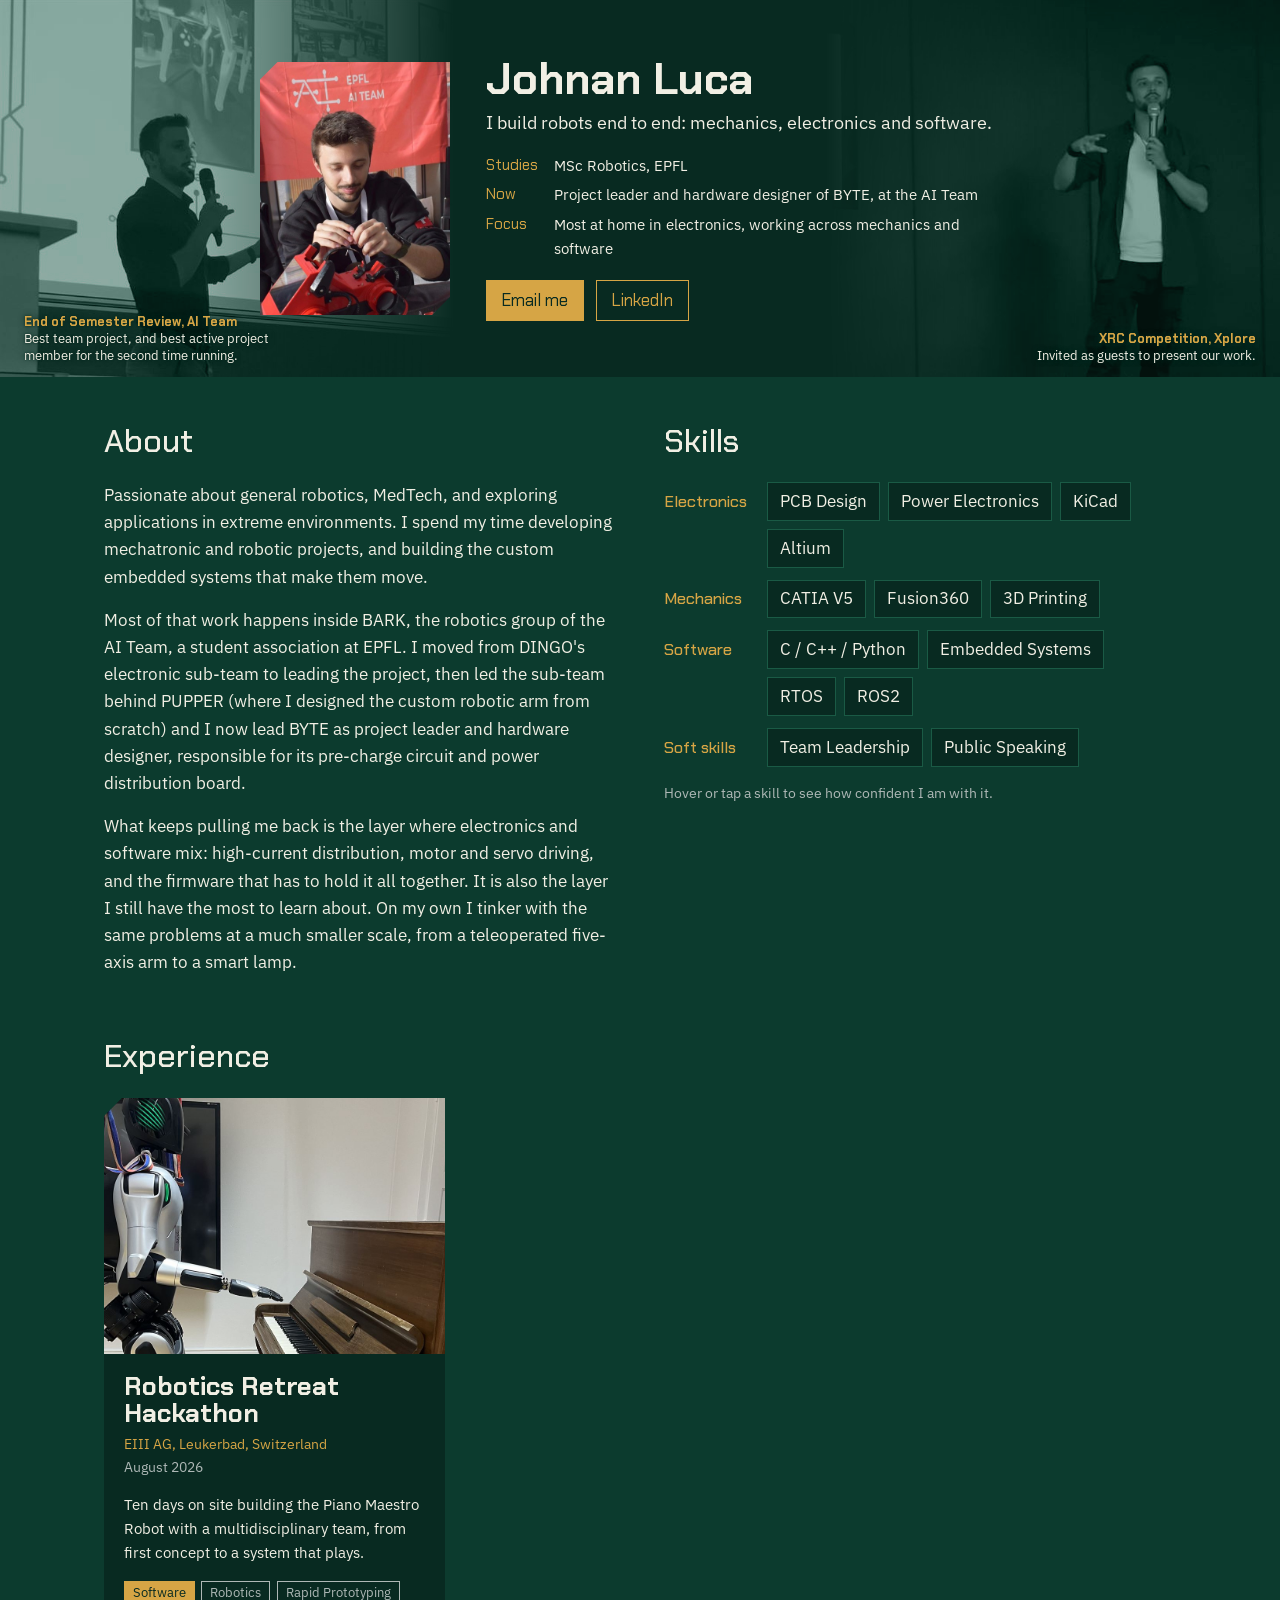
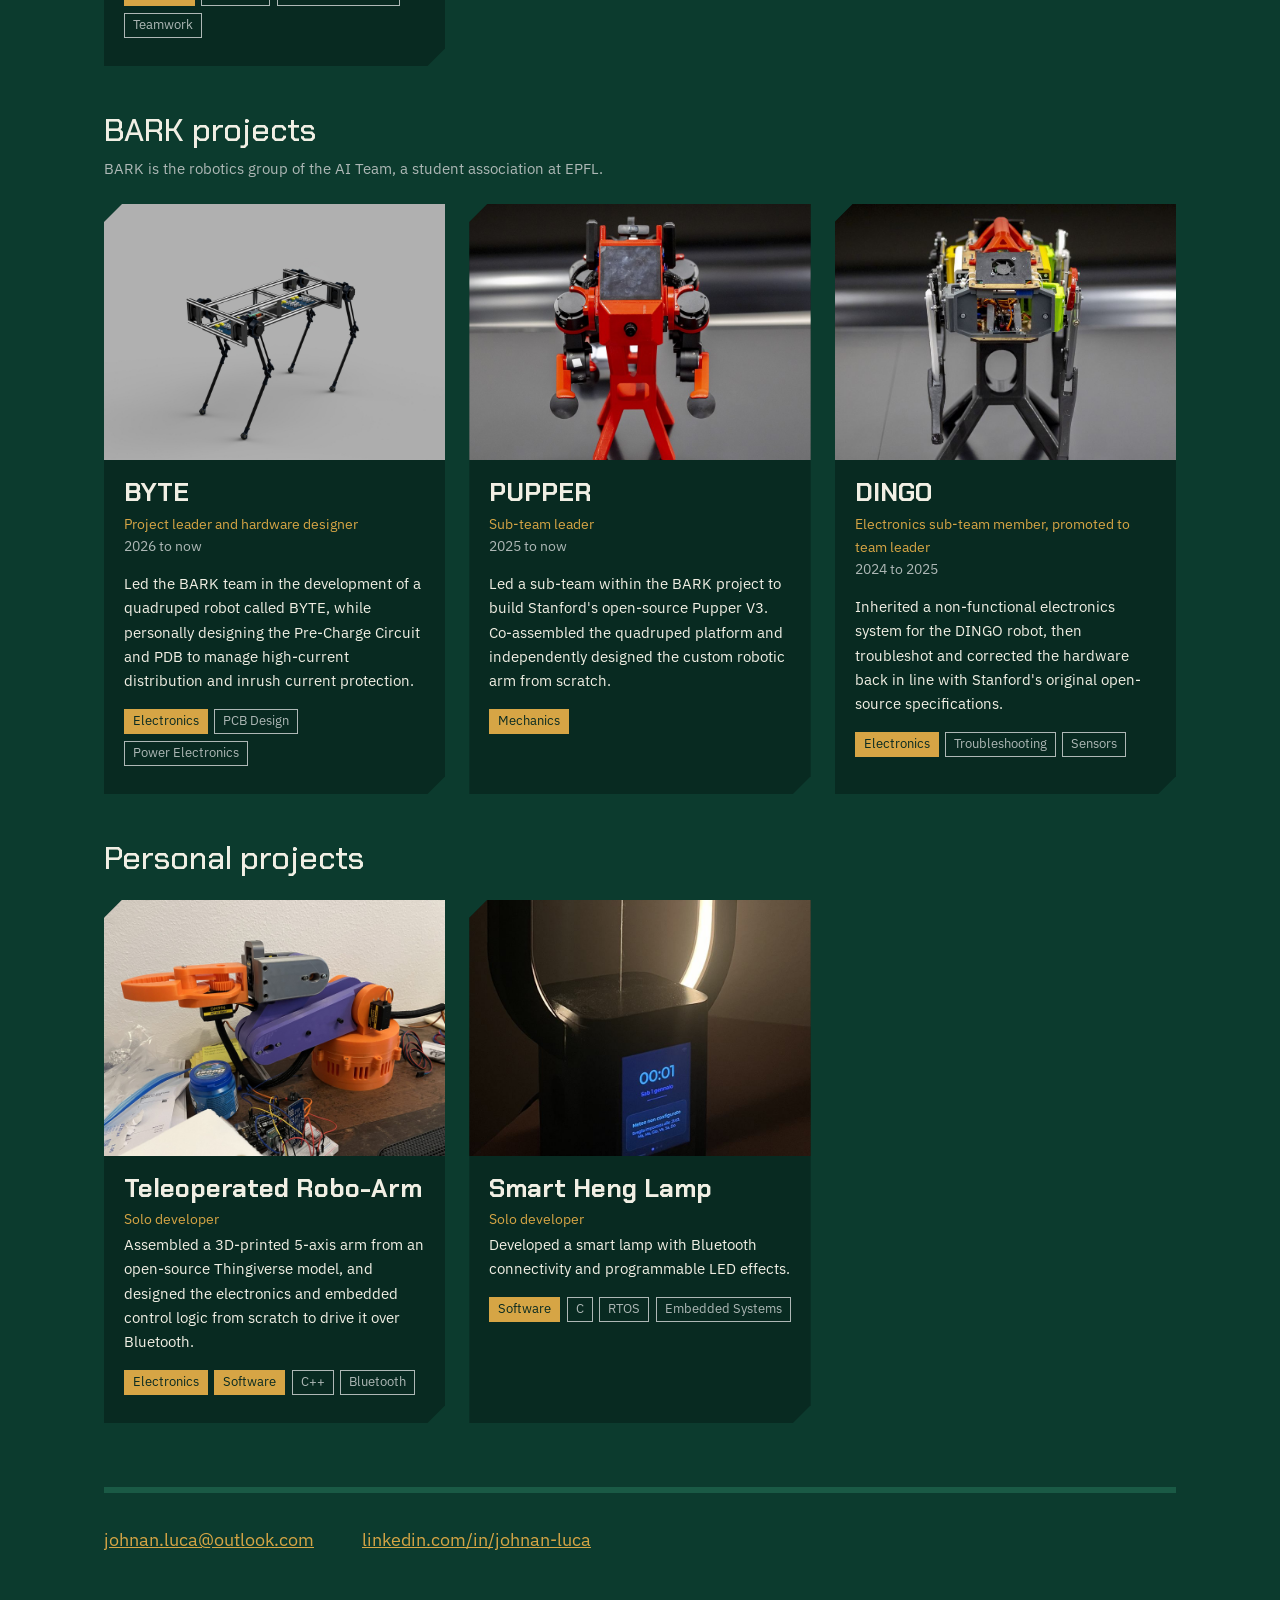
<file: index.html>
<!DOCTYPE html>
<html lang="en">
<head>
	<meta charset="UTF-8">
	<meta name="viewport" content="width=device-width, initial-scale=1.0">
	<title>Johnan Luca | Online Portfolio</title>
	<meta name="description" content="Johnan Luca, MSc Robotics at EPFL. Robots built end to end: mechanics, electronics and software.">
	<link rel="preconnect" href="https://fonts.googleapis.com">
	<link rel="preconnect" href="https://fonts.gstatic.com" crossorigin>
	<link href="https://fonts.googleapis.com/css2?family=Chakra+Petch:wght@500;700&family=IBM+Plex+Sans:wght@400;600&display=swap" rel="stylesheet">
	<link rel="stylesheet" href="style.css">
</head>
<body>

<header class="hero">
	<div class="hero-inner">
		<img src="images/profile.jpg" width="483" height="644"
		     alt="Johnan Luca maintaining the PUPPER quadruped under the AI Team banner at Swiss Robotics Day">
		<div>
			<h1>Johnan Luca</h1>
			<p>I build robots end to end: mechanics, electronics and software.</p>
			<dl class="facts">
				<dt>Studies</dt><dd>MSc Robotics, EPFL</dd>
				<dt>Now</dt><dd>Project leader and hardware designer of BYTE, at the AI Team</dd>
				<dt>Focus</dt><dd>Most at home in electronics, working across mechanics and software</dd>
			</dl>
			<div class="reach">
				<a href="mailto:johnan.luca@outlook.com">Email me</a>
				<a href="https://www.linkedin.com/in/johnan-luca" target="_blank" rel="noopener">LinkedIn</a>
			</div>
		</div>
	</div>
	<div class="talks">
		<figure class="talk talk-left">
			<img src="images/talk-1.jpg" alt="Johnan Luca presenting on stage with a microphone, a project timeline on the screen behind him">
			<figcaption><b>End of Semester Review, AI Team</b>Best team project, and best active project member for the second time running.</figcaption>
		</figure>
		<figure class="talk talk-right">
			<img src="images/talk-2.jpg" alt="Johnan Luca speaking into a microphone next to a screen showing circuit schematics">
			<figcaption><b>XRC Competition, Xplore</b>Invited as guests to present our work.</figcaption>
		</figure>
	</div>
</header>

<main class="board">

	<section class="two-col">
		<div class="prose" id="about">
			<h2>About</h2>
			<p>Passionate about general robotics, MedTech, and exploring applications in extreme environments. I spend my time developing mechatronic and robotic projects, and building the custom embedded systems that make them move.</p>
			<p>Most of that work happens inside BARK, the robotics group of the AI Team, a student association at EPFL. I moved from DINGO's electronic sub-team to leading the project, then led the sub-team behind PUPPER (where I designed the custom robotic arm from scratch) and I now lead BYTE as project leader and hardware designer, responsible for its pre-charge circuit and power distribution board.</p>
			<p>What keeps pulling me back is the layer where electronics and software mix: high-current distribution, motor and servo driving, and the firmware that has to hold it all together. It is also the layer I still have the most to learn about. On my own I tinker with the same problems at a much smaller scale, from a teleoperated five-axis arm to a smart lamp.</p>
		</div>

		<div id="skills">
			<h2>Skills</h2>
			<!-- Per aggiungere una skill: copia un <li> nel gruppo giusto e cambia
			     nome, --v (da 0 a 10) e il testo del livello. -->
			<div class="skill-groups">
				<h3>Electronics</h3>
				<ul class="skills">
					<li tabindex="0" style="--v:6.5">PCB Design<span class="level">Intermediate, 6.5 out of 10<i class="pads"></i></span></li>
					<li tabindex="0" style="--v:5.5">Power Electronics<span class="level">Intermediate, 5.5 out of 10<i class="pads"></i></span></li>
					<li tabindex="0" style="--v:8.5">KiCad<span class="level">Advanced, 8.5 out of 10<i class="pads"></i></span></li>
					<li tabindex="0" style="--v:5.5">Altium<span class="level">Intermediate, 5.5 out of 10<i class="pads"></i></span></li>
				</ul>
				<h3>Mechanics</h3>
				<ul class="skills">
					<li tabindex="0" style="--v:6.5">CATIA V5<span class="level">Intermediate, 6.5 out of 10<i class="pads"></i></span></li>
					<li tabindex="0" style="--v:7">Fusion360<span class="level">Intermediate, 7 out of 10<i class="pads"></i></span></li>
					<li tabindex="0" style="--v:9">3D Printing<span class="level">Advanced, 9 out of 10<i class="pads"></i></span></li>
				</ul>
				<h3>Software</h3>
				<ul class="skills">
					<li tabindex="0" style="--v:7">C / C++ / Python<span class="level">Intermediate, 7 out of 10<i class="pads"></i></span></li>
					<li tabindex="0" style="--v:6">Embedded Systems<span class="level">Intermediate, 6 out of 10<i class="pads"></i></span></li>
					<li tabindex="0" style="--v:6">RTOS<span class="level">Intermediate, 6 out of 10<i class="pads"></i></span></li>
					<li tabindex="0" style="--v:6">ROS2<span class="level">Intermediate, 6 out of 10<i class="pads"></i></span></li>
				</ul>
				<h3>Soft skills</h3>
				<ul class="skills">
					<li tabindex="0" style="--v:9">Team Leadership<span class="level">Advanced, 9 out of 10<i class="pads"></i></span></li>
					<li tabindex="0" style="--v:7">Public Speaking<span class="level">Intermediate, 7 out of 10<i class="pads"></i></span></li>
				</ul>
			</div>
			<p class="hint">Hover or tap a skill to see how confident I am with it.</p>
		</div>
	</section>

	<section id="experience">
		<h2>Experience</h2>
		<div class="cards">

			<a class="card" href="experience_eiii_hackathon.html">
				<img src="images/robomaestro_index_card.jpg" loading="lazy" alt="The Piano Maestro humanoid reaching for the keys of an upright piano">
				<div>
					<h3>Robotics Retreat Hackathon</h3>
					<div class="role">EIII AG, Leukerbad, Switzerland</div>
					<div class="period">August 2026</div>
					<p>Ten days on site building the Piano Maestro Robot with a multidisciplinary team, from first concept to a system that plays.</p>
					<ul class="tags"><li class="domain">Software</li><li>Robotics</li><li>Rapid Prototyping</li><li>Teamwork</li></ul>
				</div>
			</a>

			<!-- TEMPLATE: copia questo blocco per ogni nuova esperienza o progetto e crea
			     la pagina di dettaglio partendo da una di quelle esistenti.
			     La prima etichetta (class="domain") e' il dominio tecnico: Electronics,
			     Mechanics o Software. Se ne servono due, metti due <li class="domain">.
			<a class="card" href="experience_nome.html">
				<img src="images/nome_index_card.jpg" loading="lazy" alt="Descrizione della foto">
				<div>
					<h3>Ruolo o nome</h3>
					<div class="role">Ruolo, oppure azienda e luogo</div>
					<div class="period">Periodo</div>
					<p>Una o due frasi su cosa hai costruito.</p>
					<ul class="tags"><li class="domain">Electronics</li><li>Skill</li></ul>
				</div>
			</a>
			-->

		</div>
	</section>

	<section id="bark-projects">
		<h2>BARK projects</h2>
		<p class="note">BARK is the robotics group of the AI Team, a student association at EPFL.</p>
		<div class="cards">

			<a class="card" href="project_byte.html">
				<img src="images/byte_index_card.jpg" loading="lazy" alt="BYTE quadruped robot">
				<div>
					<h3>BYTE</h3>
					<div class="role">Project leader and hardware designer</div>
					<div class="period">2026 to now</div>
					<p>Led the BARK team in the development of a quadruped robot called BYTE, while personally designing the Pre-Charge Circuit and PDB to manage high-current distribution and inrush current protection.</p>
					<ul class="tags"><li class="domain">Electronics</li><li>PCB Design</li><li>Power Electronics</li></ul>
				</div>
			</a>

			<a class="card" href="project_pupper.html">
				<img src="images/pupper_index_card.jpg" loading="lazy" alt="PUPPER, the red quadruped, on show at the AI Team stand">
				<div>
					<h3>PUPPER</h3>
					<div class="role">Sub-team leader</div>
					<div class="period">2025 to now</div>
					<p>Led a sub-team within the BARK project to build Stanford's open-source Pupper V3. Co-assembled the quadruped platform and independently designed the custom robotic arm from scratch.</p>
					<ul class="tags"><li class="domain">Mechanics</li></ul>
				</div>
			</a>

			<a class="card" href="project_dingo.html">
				<img src="images/dingo_index_card.jpg" loading="lazy" alt="DINGO head-on, its open chassis showing the electronics inside">
				<div>
					<h3>DINGO</h3>
					<div class="role">Electronics sub-team member, promoted to team leader</div>
					<div class="period">2024 to 2025</div>
					<p>Inherited a non-functional electronics system for the DINGO robot, then troubleshot and corrected the hardware back in line with Stanford's original open-source specifications.</p>
					<ul class="tags"><li class="domain">Electronics</li><li>Troubleshooting</li><li>Sensors</li></ul>
				</div>
			</a>

		</div>
	</section>

	<section id="personal-projects">
		<h2>Personal projects</h2>
		<div class="cards">

			<a class="card" href="project_roboarm.html">
				<img src="images/roboarm_index_card.jpeg" loading="lazy" alt="The 3D-printed five-axis robotic arm">
				<div>
					<h3>Teleoperated Robo-Arm</h3>
					<div class="role">Solo developer</div>
					<p>Assembled a 3D-printed 5-axis arm from an open-source Thingiverse model, and designed the electronics and embedded control logic from scratch to drive it over Bluetooth.</p>
					<ul class="tags"><li class="domain">Electronics</li><li class="domain">Software</li><li>C++</li><li>Bluetooth</li></ul>
				</div>
			</a>

			<a class="card" href="project_smart_heng_lamp.html">
				<img src="images/smart_heng_lamp_index_card.jpg" loading="lazy" alt="Smart Heng Lamp: the balance lamp lit, with the custom base and its screen showing the clock">
				<div>
					<h3>Smart Heng Lamp</h3>
					<div class="role">Solo developer</div>
					<p>Developed a smart lamp with Bluetooth connectivity and programmable LED effects.</p>
					<ul class="tags"><li class="domain">Software</li><li>C</li><li>RTOS</li><li>Embedded Systems</li></ul>
				</div>
			</a>

		</div>
	</section>

	<footer class="contact" id="contact">
		<a href="mailto:johnan.luca@outlook.com">johnan.luca@outlook.com</a>
		<a href="https://www.linkedin.com/in/johnan-luca" target="_blank" rel="noopener">linkedin.com/in/johnan-luca</a>
	</footer>

</main>

</body>
</html>
</file>
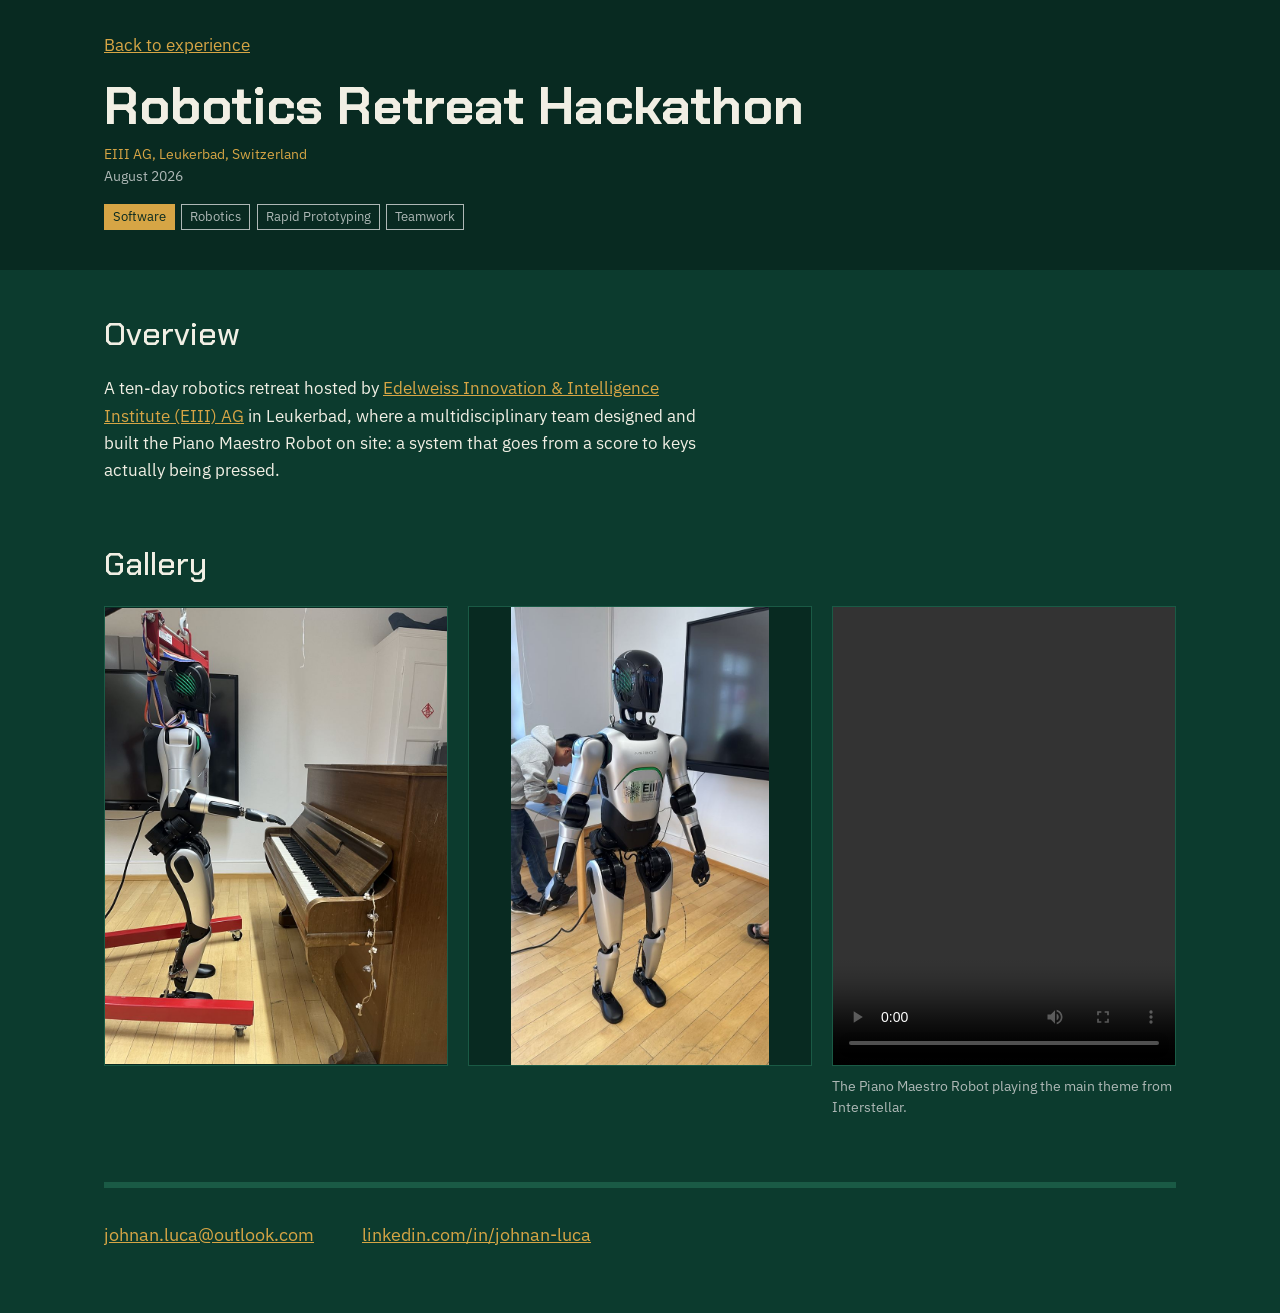
<file: experience_eiii_hackathon.html>
<!DOCTYPE html>
<html lang="en">
<head>
	<meta charset="UTF-8">
	<meta name="viewport" content="width=device-width, initial-scale=1.0">
	<title>Robotics Retreat Hackathon | Johnan Luca</title>
	<link rel="preconnect" href="https://fonts.googleapis.com">
	<link rel="preconnect" href="https://fonts.gstatic.com" crossorigin>
	<link href="https://fonts.googleapis.com/css2?family=Chakra+Petch:wght@500;700&family=IBM+Plex+Sans:wght@400;600&display=swap" rel="stylesheet">
	<link rel="stylesheet" href="style.css">
</head>
<body>

<header class="page-head">
	<div>
		<a href="index.html#experience">Back to experience</a>
		<h1>Robotics Retreat Hackathon</h1>
		<div class="role">EIII AG, Leukerbad, Switzerland</div>
		<div class="period">August 2026</div>
		<ul class="tags"><li class="domain">Software</li><li>Robotics</li><li>Rapid Prototyping</li><li>Teamwork</li></ul>
	</div>
</header>

<main class="board">

	<section class="prose">
		<h2>Overview</h2>
		<p>A ten-day robotics retreat hosted by <a href="https://www.eiii-ch.com/" target="_blank" rel="noopener noreferrer">Edelweiss Innovation &amp; Intelligence Institute (EIII) AG</a> in Leukerbad, where a multidisciplinary team designed and built the Piano Maestro Robot on site: a system that goes from a score to keys actually being pressed.</p>
		<!-- TODO: questa e' la parte che rende la pagina diversa dal CV.
		     Scrivi cosa hai costruito TU: quale sottosistema ti sei preso,
		     quale problema si e' presentato e come l'hai risolto, cosa
		     avresti fatto diversamente con piu' tempo. Due o tre paragrafi. -->
	</section>

	<section>
		<h2>Gallery</h2>
		<div class="gallery-grid">

			<!-- Inquadratura intera dello scatto usato, ritagliato, per la card in home. -->
			<img src="images/robomaestro_piano.jpg" width="900" height="1200" loading="lazy"
				 alt="The Piano Maestro Robot held in its test rig, one arm reaching for the keys of an upright piano"
				 class="gallery-item gallery-item--portrait">

			<img src="images/robomaestro_full.jpg" width="675" height="1200" loading="lazy"
				 alt="The Piano Maestro Robot standing at full height, the EIII logo on its chest"
				 class="gallery-item gallery-item--portrait">

			<figure class="gallery-figure">
				<video class="gallery-item gallery-item--portrait" controls preload="metadata" playsinline>
					<source src="videos/robomaestro_interstellar.mp4" type="video/mp4">
					Your browser does not support the video tag.
				</video>
				<figcaption class="gallery-caption">The Piano Maestro Robot playing the main theme from Interstellar.</figcaption>
			</figure>

		</div>
	</section>

	<footer class="contact">
		<a href="mailto:johnan.luca@outlook.com">johnan.luca@outlook.com</a>
		<a href="https://www.linkedin.com/in/johnan-luca" target="_blank" rel="noopener">linkedin.com/in/johnan-luca</a>
	</footer>

</main>

</body>
</html>
</file>
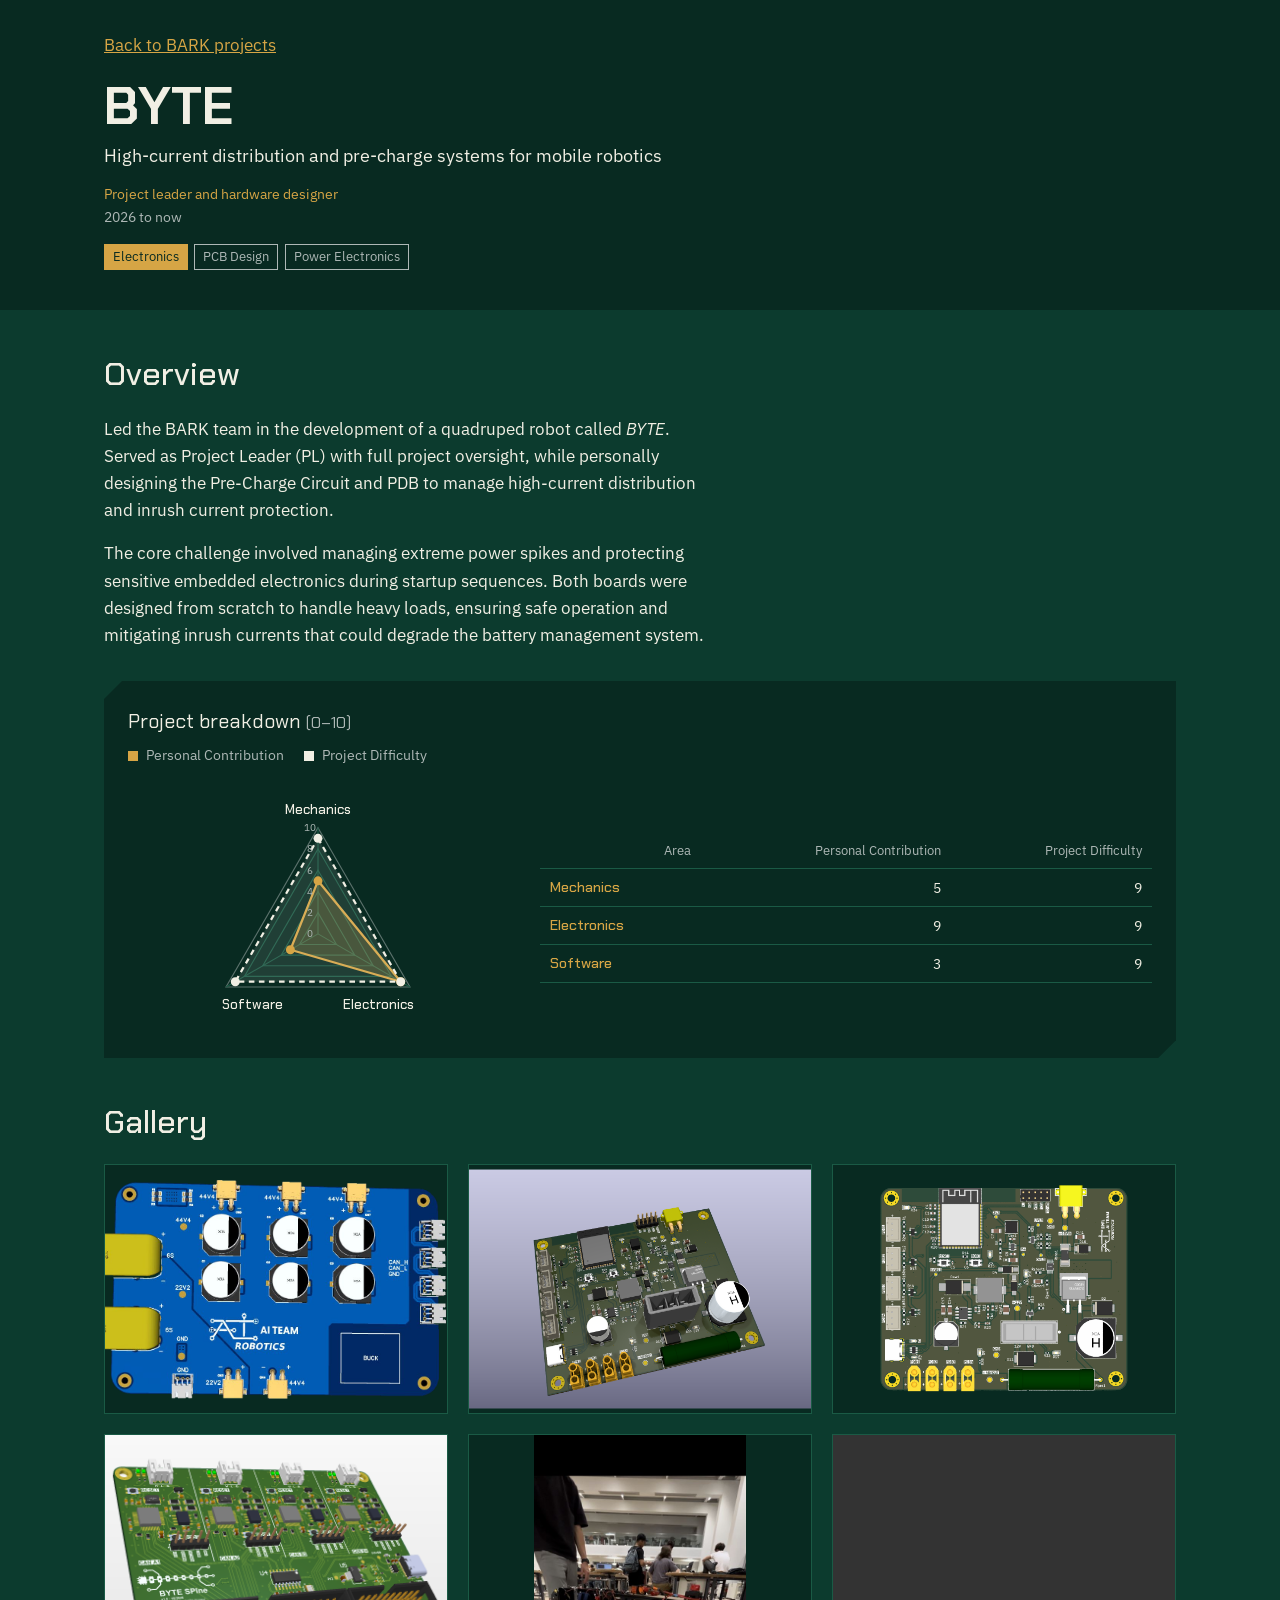
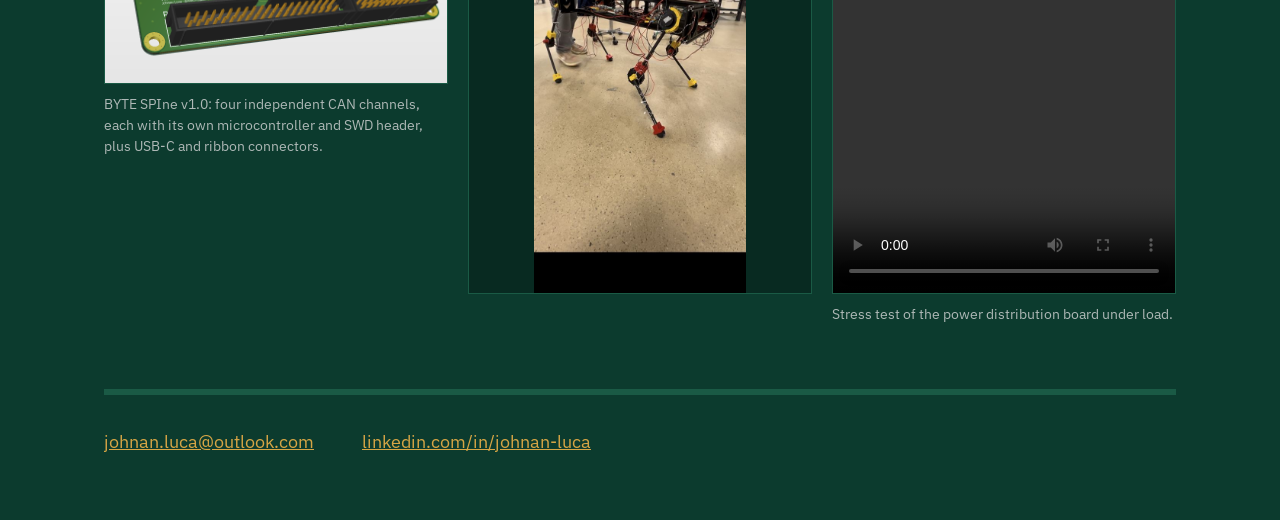
<file: project_byte.html>
<!DOCTYPE html>
<html lang="en">
<head>
	<meta charset="UTF-8">
	<meta name="viewport" content="width=device-width, initial-scale=1.0">
	<title>BYTE | Johnan Luca</title>
	<link rel="preconnect" href="https://fonts.googleapis.com">
	<link rel="preconnect" href="https://fonts.gstatic.com" crossorigin>
	<link href="https://fonts.googleapis.com/css2?family=Chakra+Petch:wght@500;700&family=IBM+Plex+Sans:wght@400;600&display=swap" rel="stylesheet">
	<link rel="stylesheet" href="style.css">
</head>
<body>

<header class="page-head">
	<div>
		<a href="index.html#bark-projects">Back to BARK projects</a>
		<h1>BYTE</h1>
		<p>High-current distribution and pre-charge systems for mobile robotics</p>
		<div class="role">Project leader and hardware designer</div>
		<div class="period">2026 to now</div>
		<ul class="tags"><li class="domain">Electronics</li><li>PCB Design</li><li>Power Electronics</li></ul>
	</div>
</header>

<main class="board">

	<section>
		<div class="prose">
			<h2>Overview</h2>
			<p>Led the BARK team in the development of a quadruped robot called <em>BYTE</em>. Served as Project Leader (PL) with full project oversight, while personally designing the Pre-Charge Circuit and PDB to manage high-current distribution and inrush current protection.</p>
			<p>The core challenge involved managing extreme power spikes and protecting sensitive embedded electronics during startup sequences. Both boards were designed from scratch to handle heavy loads, ensuring safe operation and mitigating inrush currents that could degrade the battery management system.</p>
		</div>

		<figure class="radar-figure">
			<figcaption class="radar-caption">Project breakdown <span>(0&ndash;10)</span></figcaption>
			<ul class="radar-legend">
				<li><span class="radar-swatch" style="background:var(--viz-s1);"></span>Personal Contribution</li>
				<li><span class="radar-swatch" style="background:var(--viz-s2);"></span>Project Difficulty</li>
			</ul>
			<svg class="radar-svg" viewBox="0 0 340 225" role="img" aria-label="Radar chart: Personal Contribution, Project Difficulty across Mechanics, Electronics and Software">
				<polygon class="radar-grid" points="170.0,116.0 186.5,144.5 153.5,144.5"/>
				<polygon class="radar-grid" points="170.0,97.0 202.9,154.0 137.1,154.0"/>
				<polygon class="radar-grid" points="170.0,78.0 219.4,163.5 120.6,163.5"/>
				<polygon class="radar-grid" points="170.0,59.0 235.8,173.0 104.2,173.0"/>
				<polygon class="radar-grid radar-grid-outer" points="170.0,40.0 252.3,182.5 87.7,182.5"/>
				<line class="radar-spoke" x1="170.0" y1="135.0" x2="170.0" y2="40.0"/>
				<line class="radar-spoke" x1="170.0" y1="135.0" x2="252.3" y2="182.5"/>
				<line class="radar-spoke" x1="170.0" y1="135.0" x2="87.7" y2="182.5"/>
				<polygon class="radar-area radar-contribution" points="170.0,87.5 244.0,177.8 145.3,149.2"/>
				<polygon class="radar-area radar-difficulty" points="170.0,49.5 244.0,177.8 96.0,177.8"/>
				<circle class="radar-dot radar-contribution" cx="170.0" cy="87.5" r="4"/>
				<circle class="radar-dot radar-contribution" cx="244.0" cy="177.8" r="4"/>
				<circle class="radar-dot radar-contribution" cx="145.3" cy="149.2" r="4"/>
				<circle class="radar-dot radar-difficulty" cx="170.0" cy="49.5" r="4"/>
				<circle class="radar-dot radar-difficulty" cx="244.0" cy="177.8" r="4"/>
				<circle class="radar-dot radar-difficulty" cx="96.0" cy="177.8" r="4"/>
				<text class="radar-tick" x="163.0" y="138.0">0</text>
				<text class="radar-tick" x="163.0" y="119.0">2</text>
				<text class="radar-tick" x="163.0" y="100.0">4</text>
				<text class="radar-tick" x="163.0" y="81.0">6</text>
				<text class="radar-tick" x="163.0" y="62.0">8</text>
				<text class="radar-tick" x="163.0" y="43.0">10</text>
				<text class="radar-axis-label" x="170.0" y="28.0" text-anchor="middle">Mechanics</text>
				<text class="radar-axis-label" x="256.3" y="202.5" text-anchor="end">Electronics</text>
				<text class="radar-axis-label" x="83.7" y="202.5" text-anchor="start">Software</text>
			</svg>
			<table class="radar-table">
				<thead><tr><th scope="col">Area</th><th scope="col">Personal Contribution</th><th scope="col">Project Difficulty</th></tr></thead>
				<tbody>
					<tr><th scope="row">Mechanics</th><td>5</td><td>9</td></tr>
					<tr><th scope="row">Electronics</th><td>9</td><td>9</td></tr>
					<tr><th scope="row">Software</th><td>3</td><td>9</td></tr>
				</tbody>
			</table>
		</figure>
	</section>

	<section>
		<h2>Gallery</h2>
		<div class="gallery-grid">

			<img src="images/PDB_clean.png" alt="Power Distribution Board (PDB) layout" class="gallery-item">

			<img src="images/Good_Boy_Limiter_3D.png" alt="Good Boy Limiter pre-charge board, 3D render" class="gallery-item">

			<img src="images/render_GBL.png" alt="Good Boy Limiter pre-charge board, layout view" class="gallery-item">

			<figure class="gallery-figure">
				<!-- TODO: didascalia dedotta dal render, controlla che descriva la board. -->
				<img src="images/BYTE_SPIne.png" loading="lazy" alt="BYTE SPIne board, 3D render: four CAN channels with SWD headers, USB-C and ribbon connectors" class="gallery-item">
				<figcaption class="gallery-caption">BYTE SPIne v1.0: four independent CAN channels, each with its own microcontroller and SWD header, plus USB-C and ribbon connectors.</figcaption>
			</figure>

			<img src="images/byte_assembled.jpg" width="555" height="1200" loading="lazy"
				 alt="The assembled BYTE quadruped standing on the lab floor, its frame and wiring visible"
				 class="gallery-item gallery-item--portrait">

			<figure class="gallery-figure">
				<!-- TODO: didascalia dedotta dal nome del file, controlla che descriva il clip. -->
				<video class="gallery-item gallery-item--portrait" controls preload="metadata" playsinline>
					<source src="videos/byte_stress_test.mp4" type="video/mp4">
					Your browser does not support the video tag.
				</video>
				<figcaption class="gallery-caption">Stress test of the power distribution board under load.</figcaption>
			</figure>

		</div>
	</section>

	<footer class="contact">
		<a href="mailto:johnan.luca@outlook.com">johnan.luca@outlook.com</a>
		<a href="https://www.linkedin.com/in/johnan-luca" target="_blank" rel="noopener">linkedin.com/in/johnan-luca</a>
	</footer>

</main>

</body>
</html>
</file>
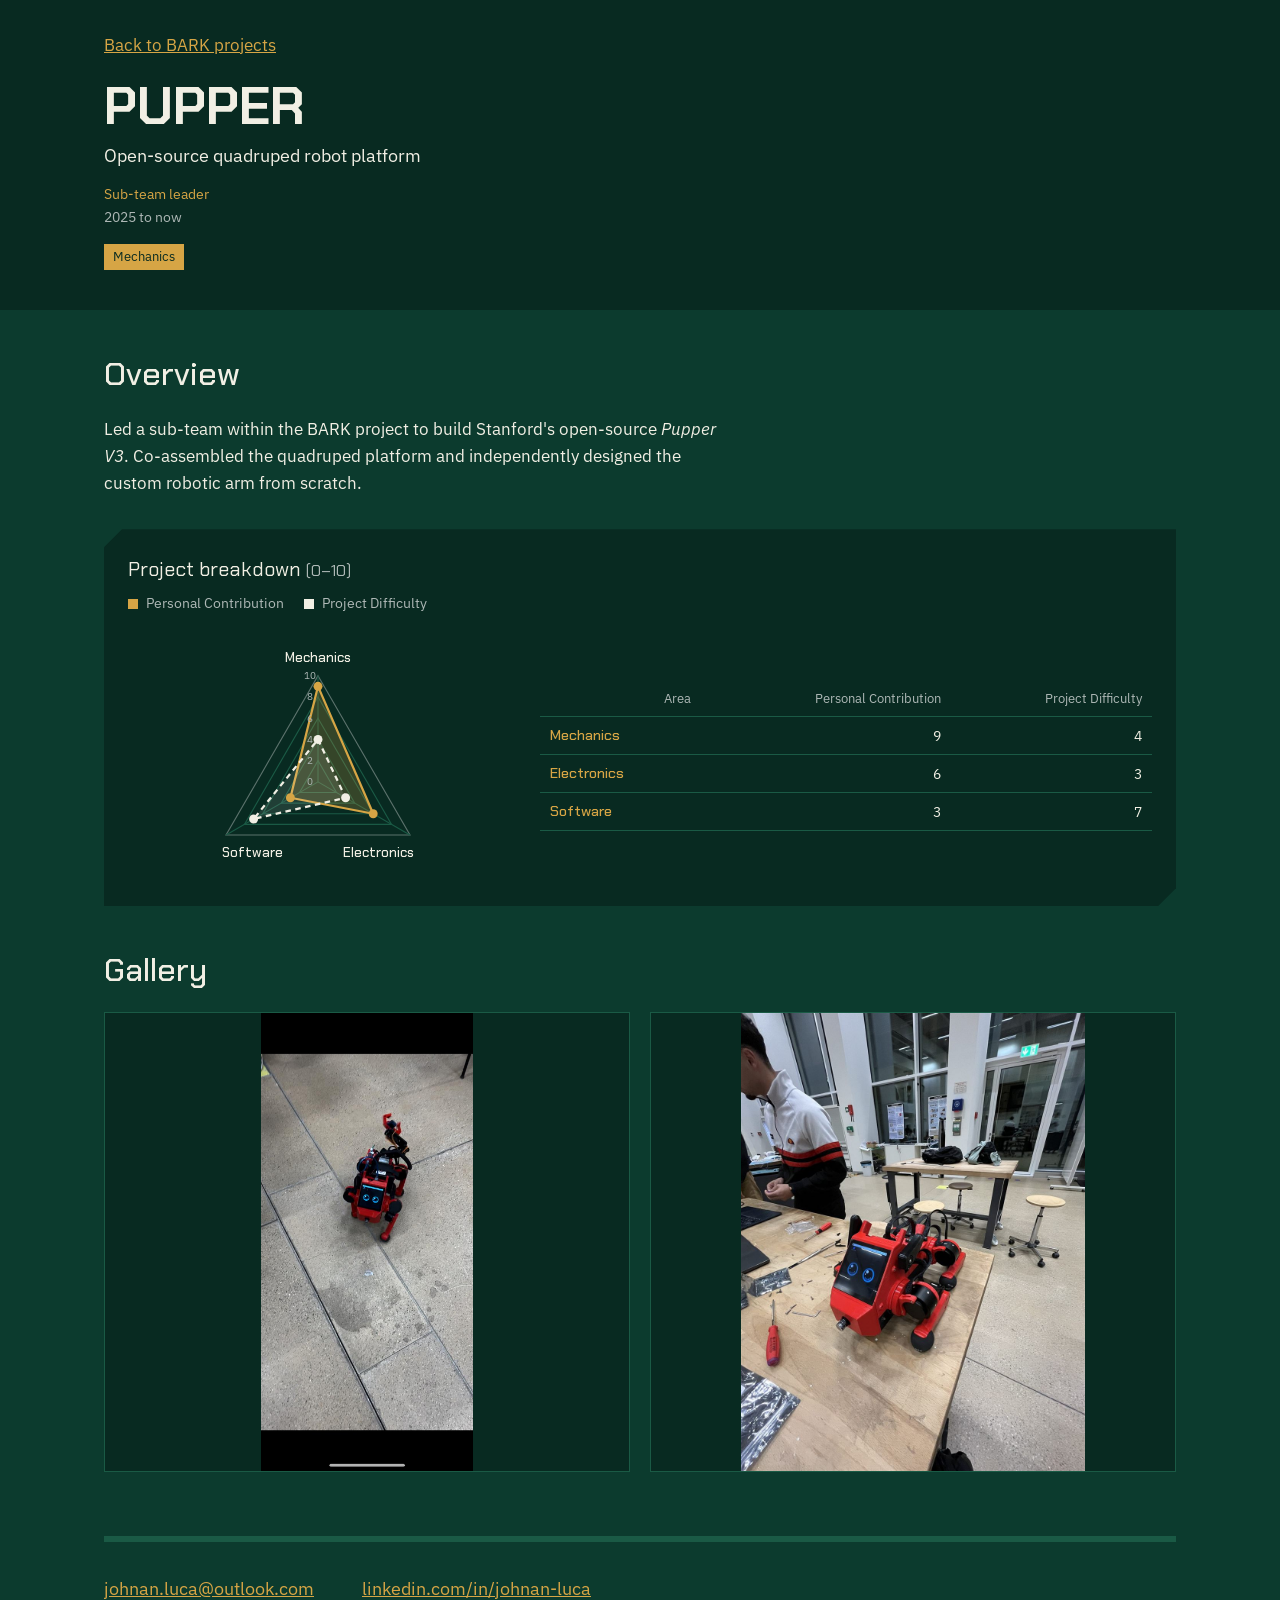
<file: project_pupper.html>
<!DOCTYPE html>
<html lang="en">
<head>
	<meta charset="UTF-8">
	<meta name="viewport" content="width=device-width, initial-scale=1.0">
	<title>PUPPER | Johnan Luca</title>
	<link rel="preconnect" href="https://fonts.googleapis.com">
	<link rel="preconnect" href="https://fonts.gstatic.com" crossorigin>
	<link href="https://fonts.googleapis.com/css2?family=Chakra+Petch:wght@500;700&family=IBM+Plex+Sans:wght@400;600&display=swap" rel="stylesheet">
	<link rel="stylesheet" href="style.css">
</head>
<body>

<header class="page-head">
	<div>
		<a href="index.html#bark-projects">Back to BARK projects</a>
		<h1>PUPPER</h1>
		<p>Open-source quadruped robot platform</p>
		<div class="role">Sub-team leader</div>
		<div class="period">2025 to now</div>
		<ul class="tags"><li class="domain">Mechanics</li></ul>
	</div>
</header>

<main class="board">

	<section>
		<div class="prose">
			<h2>Overview</h2>
			<p>Led a sub-team within the BARK project to build Stanford's open-source <em>Pupper V3</em>. Co-assembled the quadruped platform and independently designed the custom robotic arm from scratch.</p>
		</div>

		<figure class="radar-figure">
			<figcaption class="radar-caption">Project breakdown <span>(0&ndash;10)</span></figcaption>
			<ul class="radar-legend">
				<li><span class="radar-swatch" style="background:var(--viz-s1);"></span>Personal Contribution</li>
				<li><span class="radar-swatch" style="background:var(--viz-s2);"></span>Project Difficulty</li>
			</ul>
			<svg class="radar-svg" viewBox="0 0 340 225" role="img" aria-label="Radar chart: Personal Contribution, Project Difficulty across Mechanics, Electronics and Software">
				<polygon class="radar-grid" points="170.0,116.0 186.5,144.5 153.5,144.5"/>
				<polygon class="radar-grid" points="170.0,97.0 202.9,154.0 137.1,154.0"/>
				<polygon class="radar-grid" points="170.0,78.0 219.4,163.5 120.6,163.5"/>
				<polygon class="radar-grid" points="170.0,59.0 235.8,173.0 104.2,173.0"/>
				<polygon class="radar-grid radar-grid-outer" points="170.0,40.0 252.3,182.5 87.7,182.5"/>
				<line class="radar-spoke" x1="170.0" y1="135.0" x2="170.0" y2="40.0"/>
				<line class="radar-spoke" x1="170.0" y1="135.0" x2="252.3" y2="182.5"/>
				<line class="radar-spoke" x1="170.0" y1="135.0" x2="87.7" y2="182.5"/>
				<polygon class="radar-area radar-contribution" points="170.0,49.5 219.4,163.5 145.3,149.2"/>
				<polygon class="radar-area radar-difficulty" points="170.0,97.0 194.7,149.2 112.4,168.2"/>
				<circle class="radar-dot radar-contribution" cx="170.0" cy="49.5" r="4"/>
				<circle class="radar-dot radar-contribution" cx="219.4" cy="163.5" r="4"/>
				<circle class="radar-dot radar-contribution" cx="145.3" cy="149.2" r="4"/>
				<circle class="radar-dot radar-difficulty" cx="170.0" cy="97.0" r="4"/>
				<circle class="radar-dot radar-difficulty" cx="194.7" cy="149.2" r="4"/>
				<circle class="radar-dot radar-difficulty" cx="112.4" cy="168.2" r="4"/>
				<text class="radar-tick" x="163.0" y="138.0">0</text>
				<text class="radar-tick" x="163.0" y="119.0">2</text>
				<text class="radar-tick" x="163.0" y="100.0">4</text>
				<text class="radar-tick" x="163.0" y="81.0">6</text>
				<text class="radar-tick" x="163.0" y="62.0">8</text>
				<text class="radar-tick" x="163.0" y="43.0">10</text>
				<text class="radar-axis-label" x="170.0" y="28.0" text-anchor="middle">Mechanics</text>
				<text class="radar-axis-label" x="256.3" y="202.5" text-anchor="end">Electronics</text>
				<text class="radar-axis-label" x="83.7" y="202.5" text-anchor="start">Software</text>
			</svg>
			<table class="radar-table">
				<thead><tr><th scope="col">Area</th><th scope="col">Personal Contribution</th><th scope="col">Project Difficulty</th></tr></thead>
				<tbody>
					<tr><th scope="row">Mechanics</th><td>9</td><td>4</td></tr>
					<tr><th scope="row">Electronics</th><td>6</td><td>3</td></tr>
					<tr><th scope="row">Software</th><td>3</td><td>7</td></tr>
				</tbody>
			</table>
		</figure>
	</section>

	<section>
		<h2>Gallery</h2>
		<div class="gallery-grid">

			<img src="images/pupp_walk.jpg" width="739" height="1600" loading="lazy"
				 alt="The assembled PUPPER robot walking"
				 class="gallery-item gallery-item--portrait">

			<!-- Vecchia index card: PUPPER sul banco durante il montaggio. -->
			<img src="images/pupper_assembly.jpg" width="900" height="1200" loading="lazy"
				 alt="PUPPER on the workbench during assembly, its screen showing the animated eyes"
				 class="gallery-item gallery-item--portrait">

			<!-- TODO: replace with a render of the custom robotic arm once available -->

			<!-- TODO: replace with a <video> tag pointing to videos/pupper-walking-test.mp4 once available -->

		</div>
	</section>

	<footer class="contact">
		<a href="mailto:johnan.luca@outlook.com">johnan.luca@outlook.com</a>
		<a href="https://www.linkedin.com/in/johnan-luca" target="_blank" rel="noopener">linkedin.com/in/johnan-luca</a>
	</footer>

</main>

</body>
</html>
</file>
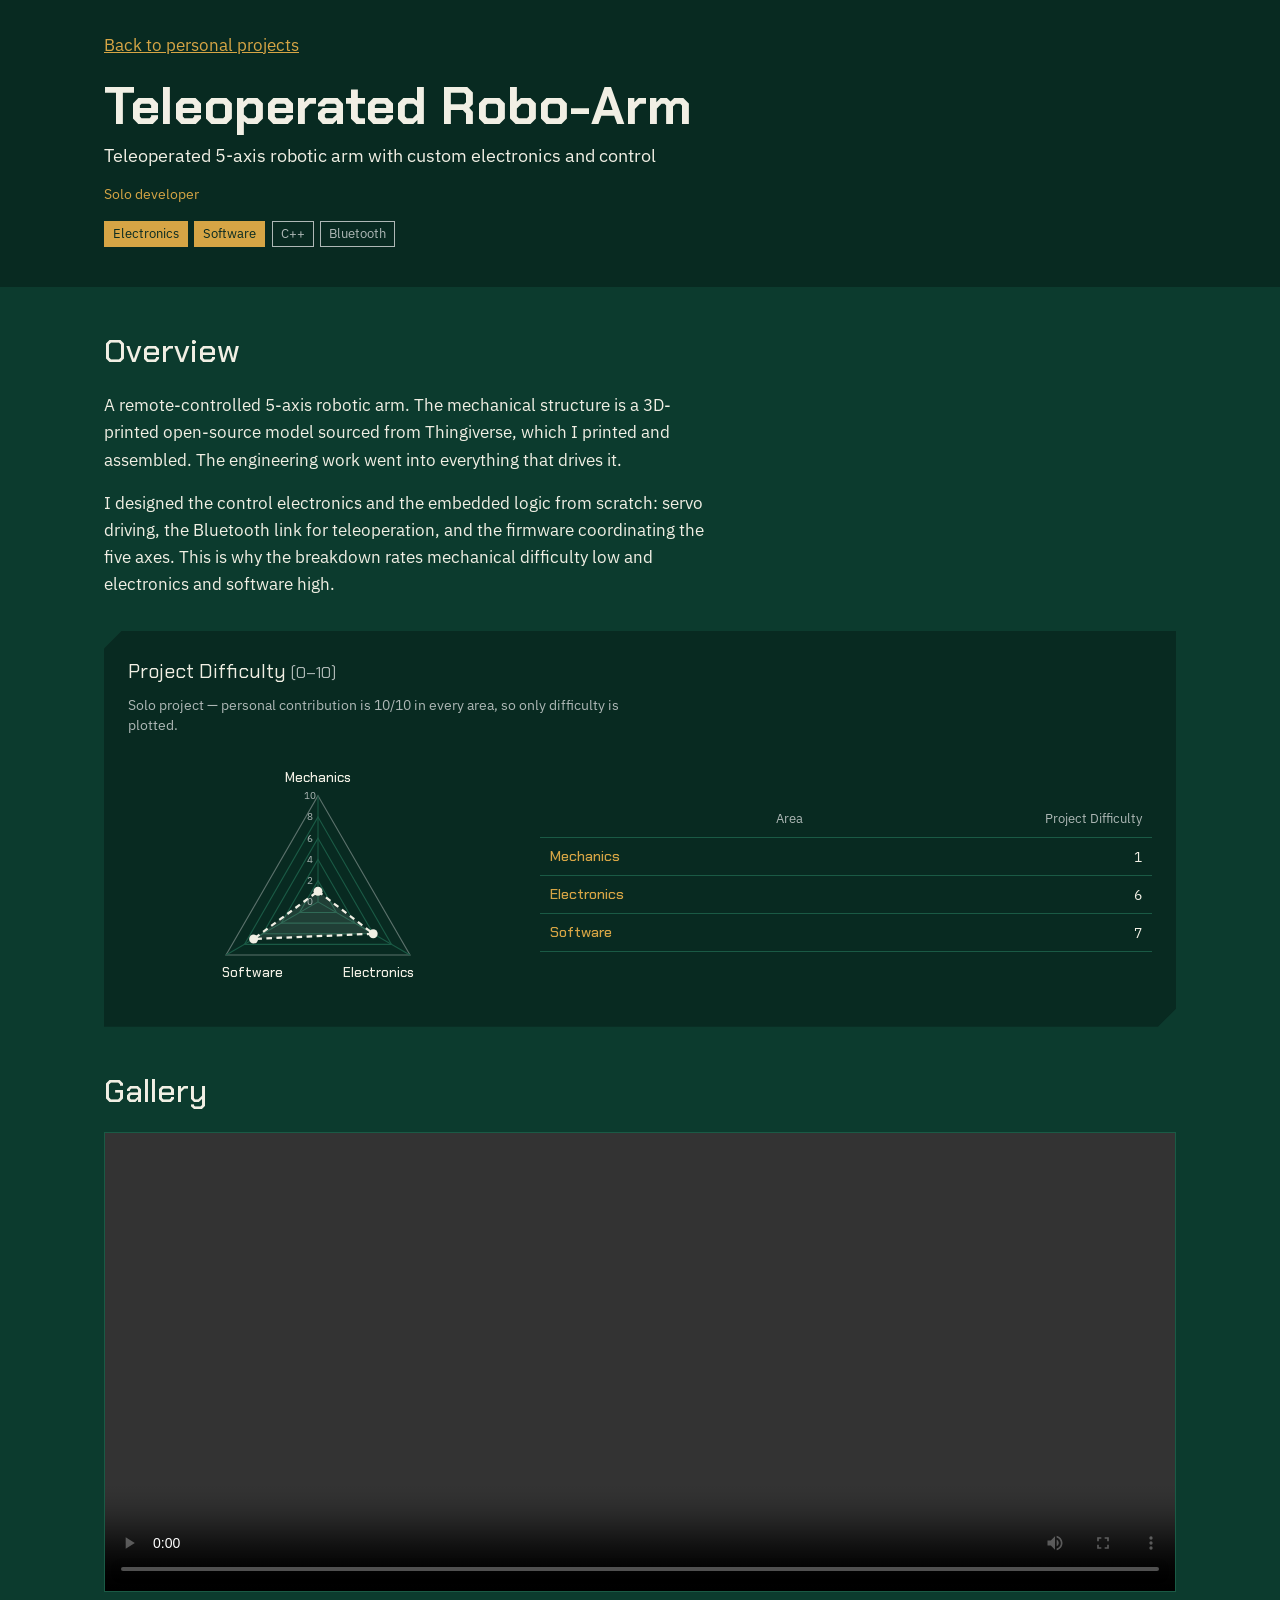
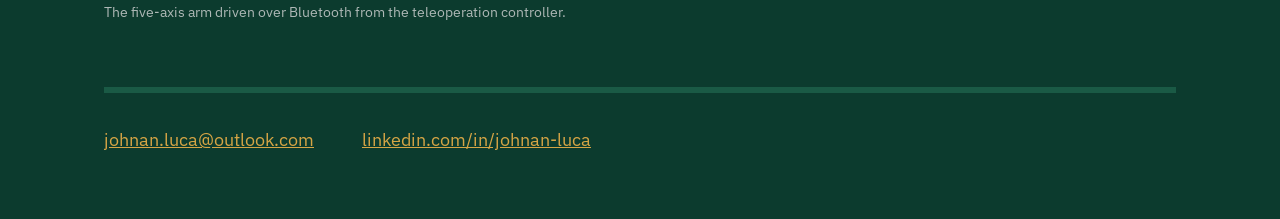
<file: project_roboarm.html>
<!DOCTYPE html>
<html lang="en">
<head>
	<meta charset="UTF-8">
	<meta name="viewport" content="width=device-width, initial-scale=1.0">
	<title>Teleoperated Robo-Arm | Johnan Luca</title>
	<link rel="preconnect" href="https://fonts.googleapis.com">
	<link rel="preconnect" href="https://fonts.gstatic.com" crossorigin>
	<link href="https://fonts.googleapis.com/css2?family=Chakra+Petch:wght@500;700&family=IBM+Plex+Sans:wght@400;600&display=swap" rel="stylesheet">
	<link rel="stylesheet" href="style.css">
</head>
<body>

<header class="page-head">
	<div>
		<a href="index.html#personal-projects">Back to personal projects</a>
		<h1>Teleoperated Robo-Arm</h1>
		<p>Teleoperated 5-axis robotic arm with custom electronics and control</p>
		<div class="role">Solo developer</div>
		<ul class="tags"><li class="domain">Electronics</li><li class="domain">Software</li><li>C++</li><li>Bluetooth</li></ul>
	</div>
</header>

<main class="board">

	<section>
		<div class="prose">
			<h2>Overview</h2>
			<p>A remote-controlled 5-axis robotic arm. The mechanical structure is a 3D-printed open-source model sourced from Thingiverse, which I printed and assembled. The engineering work went into everything that drives it.</p>
			<p>I designed the control electronics and the embedded logic from scratch: servo driving, the Bluetooth link for teleoperation, and the firmware coordinating the five axes. This is why the breakdown rates mechanical difficulty low and electronics and software high.</p>
		</div>

		<figure class="radar-figure">
			<figcaption class="radar-caption">Project Difficulty <span>(0&ndash;10)</span></figcaption>
			<p class="radar-note">Solo project &mdash; personal contribution is 10/10 in every area, so only difficulty is plotted.</p>
			<svg class="radar-svg" viewBox="0 0 340 225" role="img" aria-label="Radar chart: Project Difficulty across Mechanics, Electronics and Software">
				<polygon class="radar-grid" points="170.0,116.0 186.5,144.5 153.5,144.5"/>
				<polygon class="radar-grid" points="170.0,97.0 202.9,154.0 137.1,154.0"/>
				<polygon class="radar-grid" points="170.0,78.0 219.4,163.5 120.6,163.5"/>
				<polygon class="radar-grid" points="170.0,59.0 235.8,173.0 104.2,173.0"/>
				<polygon class="radar-grid radar-grid-outer" points="170.0,40.0 252.3,182.5 87.7,182.5"/>
				<line class="radar-spoke" x1="170.0" y1="135.0" x2="170.0" y2="40.0"/>
				<line class="radar-spoke" x1="170.0" y1="135.0" x2="252.3" y2="182.5"/>
				<line class="radar-spoke" x1="170.0" y1="135.0" x2="87.7" y2="182.5"/>
				<polygon class="radar-area radar-difficulty" points="170.0,125.5 219.4,163.5 112.4,168.2"/>
				<circle class="radar-dot radar-difficulty" cx="170.0" cy="125.5" r="4"/>
				<circle class="radar-dot radar-difficulty" cx="219.4" cy="163.5" r="4"/>
				<circle class="radar-dot radar-difficulty" cx="112.4" cy="168.2" r="4"/>
				<text class="radar-tick" x="163.0" y="138.0">0</text>
				<text class="radar-tick" x="163.0" y="119.0">2</text>
				<text class="radar-tick" x="163.0" y="100.0">4</text>
				<text class="radar-tick" x="163.0" y="81.0">6</text>
				<text class="radar-tick" x="163.0" y="62.0">8</text>
				<text class="radar-tick" x="163.0" y="43.0">10</text>
				<text class="radar-axis-label" x="170.0" y="28.0" text-anchor="middle">Mechanics</text>
				<text class="radar-axis-label" x="256.3" y="202.5" text-anchor="end">Electronics</text>
				<text class="radar-axis-label" x="83.7" y="202.5" text-anchor="start">Software</text>
			</svg>
			<table class="radar-table">
				<thead><tr><th scope="col">Area</th><th scope="col">Project Difficulty</th></tr></thead>
				<tbody>
					<tr><th scope="row">Mechanics</th><td>1</td></tr>
					<tr><th scope="row">Electronics</th><td>6</td></tr>
					<tr><th scope="row">Software</th><td>7</td></tr>
				</tbody>
			</table>
		</figure>
	</section>

	<section>
		<h2>Gallery</h2>
		<div class="gallery-grid">

			<!-- TODO: replace with images/roboarm-render.jpg once available -->

			<!-- TODO: replace with the control circuit schematic once available -->

			<!-- TODO: replace with a photo of the fully assembled arm once available -->

			<figure class="gallery-figure">
				<video class="gallery-item gallery-item--portrait" controls preload="metadata" playsinline>
					<source src="videos/roboarm_demo.mp4" type="video/mp4">
					Your browser does not support the video tag.
				</video>
				<figcaption class="gallery-caption">The five-axis arm driven over Bluetooth from the teleoperation controller.</figcaption>
			</figure>

		</div>
	</section>

	<footer class="contact">
		<a href="mailto:johnan.luca@outlook.com">johnan.luca@outlook.com</a>
		<a href="https://www.linkedin.com/in/johnan-luca" target="_blank" rel="noopener">linkedin.com/in/johnan-luca</a>
	</footer>

</main>

</body>
</html>
</file>
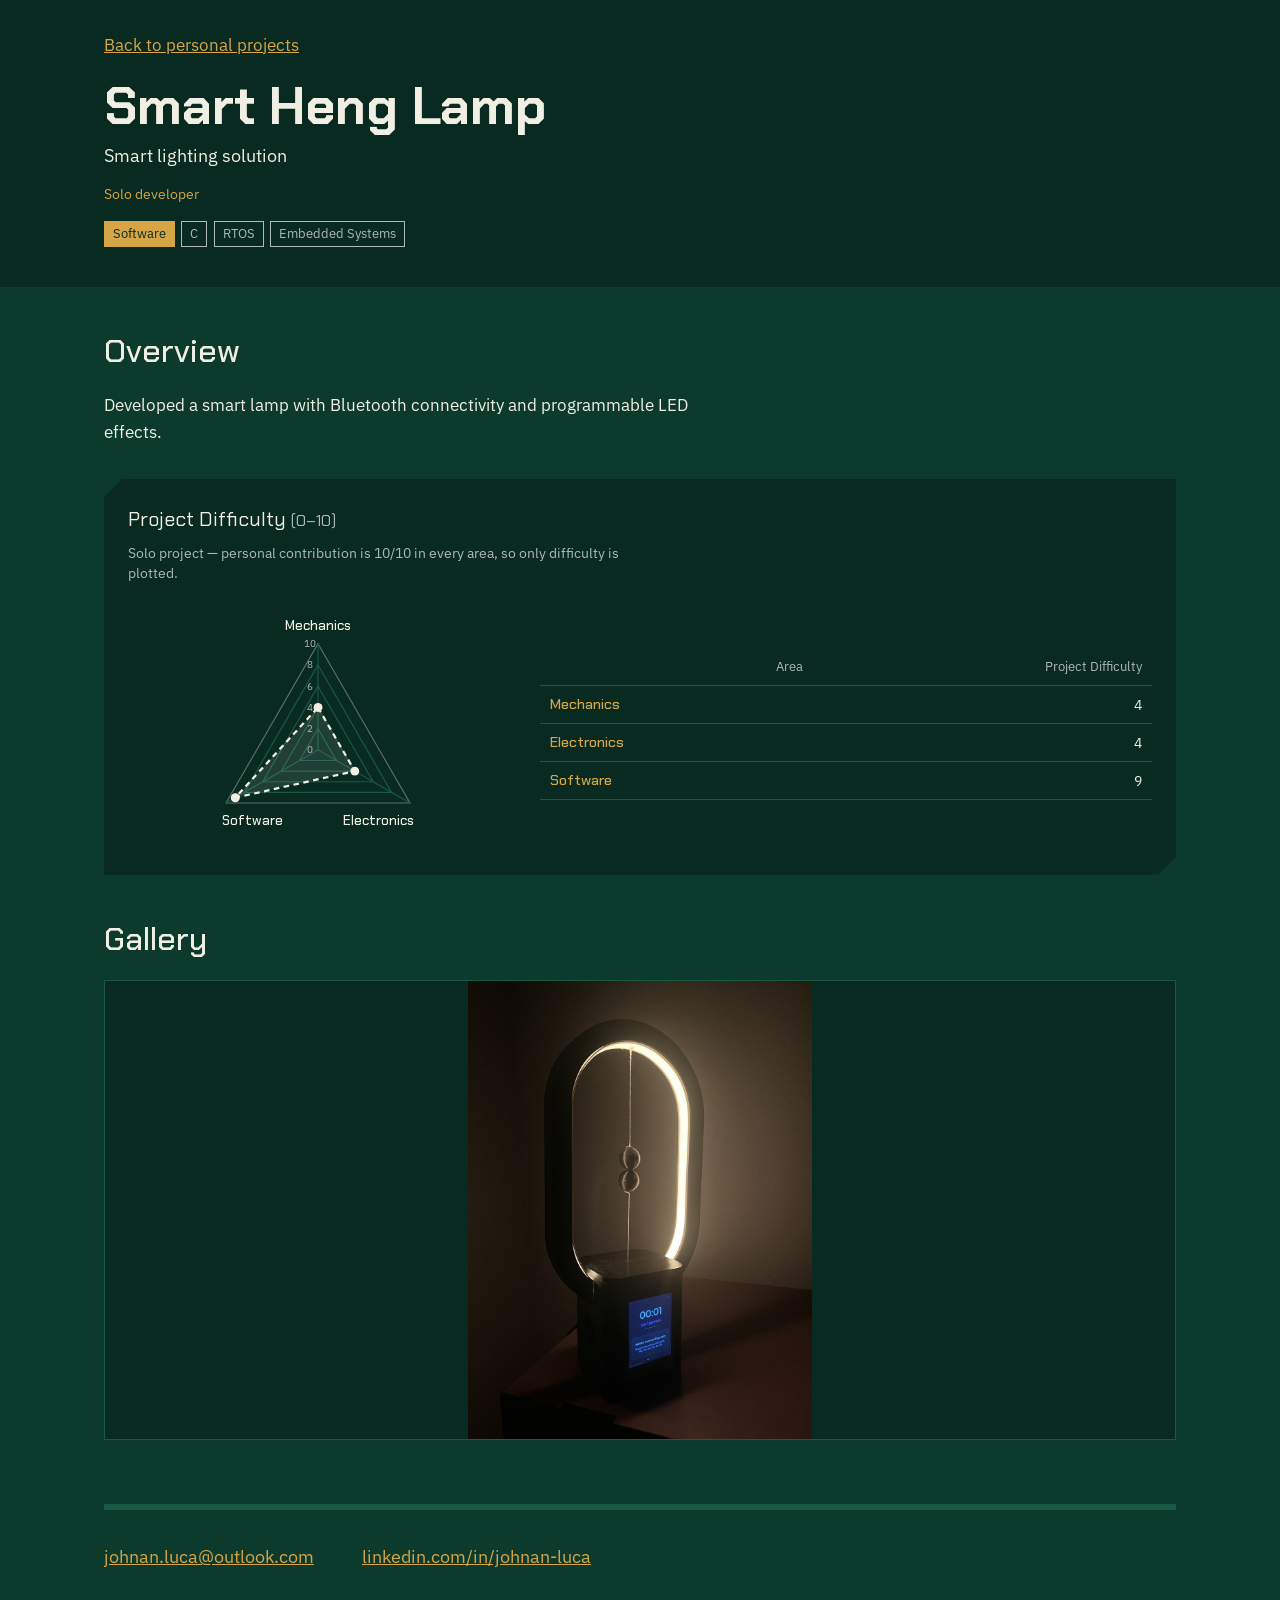
<file: project_smart_heng_lamp.html>
<!DOCTYPE html>
<html lang="en">
<head>
	<meta charset="UTF-8">
	<meta name="viewport" content="width=device-width, initial-scale=1.0">
	<title>Smart Heng Lamp | Johnan Luca</title>
	<link rel="preconnect" href="https://fonts.googleapis.com">
	<link rel="preconnect" href="https://fonts.gstatic.com" crossorigin>
	<link href="https://fonts.googleapis.com/css2?family=Chakra+Petch:wght@500;700&family=IBM+Plex+Sans:wght@400;600&display=swap" rel="stylesheet">
	<link rel="stylesheet" href="style.css">
</head>
<body>

<header class="page-head">
	<div>
		<a href="index.html#personal-projects">Back to personal projects</a>
		<h1>Smart Heng Lamp</h1>
		<p>Smart lighting solution</p>
		<div class="role">Solo developer</div>
		<ul class="tags"><li class="domain">Software</li><li>C</li><li>RTOS</li><li>Embedded Systems</li></ul>
	</div>
</header>

<main class="board">

	<section>
		<div class="prose">
			<h2>Overview</h2>
			<!-- TODO: qui va il racconto tecnico del progetto (nel sito vecchio era "COMING SOON"). -->
			<p>Developed a smart lamp with Bluetooth connectivity and programmable LED effects.</p>
		</div>

		<figure class="radar-figure">
			<figcaption class="radar-caption">Project Difficulty <span>(0&ndash;10)</span></figcaption>
			<p class="radar-note">Solo project &mdash; personal contribution is 10/10 in every area, so only difficulty is plotted.</p>
			<svg class="radar-svg" viewBox="0 0 340 225" role="img" aria-label="Radar chart: Project Difficulty across Mechanics, Electronics and Software">
				<polygon class="radar-grid" points="170.0,116.0 186.5,144.5 153.5,144.5"/>
				<polygon class="radar-grid" points="170.0,97.0 202.9,154.0 137.1,154.0"/>
				<polygon class="radar-grid" points="170.0,78.0 219.4,163.5 120.6,163.5"/>
				<polygon class="radar-grid" points="170.0,59.0 235.8,173.0 104.2,173.0"/>
				<polygon class="radar-grid radar-grid-outer" points="170.0,40.0 252.3,182.5 87.7,182.5"/>
				<line class="radar-spoke" x1="170.0" y1="135.0" x2="170.0" y2="40.0"/>
				<line class="radar-spoke" x1="170.0" y1="135.0" x2="252.3" y2="182.5"/>
				<line class="radar-spoke" x1="170.0" y1="135.0" x2="87.7" y2="182.5"/>
				<polygon class="radar-area radar-difficulty" points="170.0,97.0 202.9,154.0 96.0,177.8"/>
				<circle class="radar-dot radar-difficulty" cx="170.0" cy="97.0" r="4"/>
				<circle class="radar-dot radar-difficulty" cx="202.9" cy="154.0" r="4"/>
				<circle class="radar-dot radar-difficulty" cx="96.0" cy="177.8" r="4"/>
				<text class="radar-tick" x="163.0" y="138.0">0</text>
				<text class="radar-tick" x="163.0" y="119.0">2</text>
				<text class="radar-tick" x="163.0" y="100.0">4</text>
				<text class="radar-tick" x="163.0" y="81.0">6</text>
				<text class="radar-tick" x="163.0" y="62.0">8</text>
				<text class="radar-tick" x="163.0" y="43.0">10</text>
				<text class="radar-axis-label" x="170.0" y="28.0" text-anchor="middle">Mechanics</text>
				<text class="radar-axis-label" x="256.3" y="202.5" text-anchor="end">Electronics</text>
				<text class="radar-axis-label" x="83.7" y="202.5" text-anchor="start">Software</text>
			</svg>
			<table class="radar-table">
				<thead><tr><th scope="col">Area</th><th scope="col">Project Difficulty</th></tr></thead>
				<tbody>
					<tr><th scope="row">Mechanics</th><td>4</td></tr>
					<tr><th scope="row">Electronics</th><td>4</td></tr>
					<tr><th scope="row">Software</th><td>9</td></tr>
				</tbody>
			</table>
		</figure>
	</section>

	<section>
		<h2>Gallery</h2>
		<div class="gallery-grid">

			<!-- Scatto verticale: gallery-item--portrait lo mostra per intero. -->
			<img src="images/smart_heng_lamp_full.jpg" width="1000" height="1333" loading="lazy"
				 alt="The finished Smart Heng Lamp switched on: the magnetically balanced arms hold the lit ring, above the custom base whose screen shows the clock"
				 class="gallery-item gallery-item--portrait">

			<!-- TODO: replace with images/smart_heng_lamp_render.jpg once available -->

			<!-- TODO: replace with images/smart_heng_lamp_schematic.jpg once available -->

			<!-- TODO: replace with a <video> tag pointing to videos/smart_heng_lamp_demo.mp4 once available -->

		</div>
	</section>

	<footer class="contact">
		<a href="mailto:johnan.luca@outlook.com">johnan.luca@outlook.com</a>
		<a href="https://www.linkedin.com/in/johnan-luca" target="_blank" rel="noopener">linkedin.com/in/johnan-luca</a>
	</footer>

</main>

</body>
</html>
</file>
<file: style.css>
/* Tema "solder mask": verde PCB, testo color serigrafia, pad dorati. */
:root {
	--mask: #0C3B2E;
	--mask-deep: #082A21;
	--trace: #1A5A45;
	--silk: #F1EFE4;
	--gold: #D6A545;
	--tin: #AEB8B6;
	--chamfer: polygon(18px 0, 100% 0, 100% calc(100% - 18px), calc(100% - 18px) 100%, 0 100%, 0 18px);
}

* { box-sizing: border-box; }

body {
	margin: 0;
	background: var(--mask);
	color: var(--silk);
	font-family: 'IBM Plex Sans', -apple-system, "Segoe UI", sans-serif;
	font-size: 17px;
	line-height: 1.6;
}

a { color: var(--gold); }
:focus-visible { outline: 2px solid var(--gold); outline-offset: 3px; }
h1, h2, h3 { font-family: 'Chakra Petch', sans-serif; line-height: 1.05; margin: 0; }
h2 { font-size: 2rem; font-weight: 500; margin-bottom: 1.5rem; }
img, video { max-width: 100%; }

.board { position: relative; max-width: 1120px; margin: 0 auto; padding: 0 1.5rem 4rem; }
.board section { padding-top: 3rem; }

/* Piste e vias solo nei margini laterali, nel colore che ha il rame sotto la
   solder mask. Sotto i 1400px non c'e' margine: spariscono e la pagina resta pulita. */
.board::before, .board::after {
	content: "";
	position: absolute;
	top: 0;
	bottom: 0;
	left: -130px;
	width: 110px;
	background: url("data:image/svg+xml,%3Csvg xmlns='http://www.w3.org/2000/svg' width='110' height='640'%3E%3Cg fill='none' stroke='%231A5A45' stroke-width='6' stroke-linecap='round' stroke-linejoin='round'%3E%3Cpath d='M15 0V120L45 150V300L15 330V640'/%3E%3Cpath d='M35 0V100L65 130V320L35 350V640'/%3E%3Cpath d='M90 0V420L65 445V520L90 545V640'/%3E%3Cpath d='M90 60L102 72V100'/%3E%3C/g%3E%3Cg fill='%23082A21' stroke='%23D6A545' stroke-opacity='.55' stroke-width='3'%3E%3Ccircle cx='102' cy='102' r='5'/%3E%3Ccircle cx='58' cy='585' r='5'/%3E%3Ccircle cx='58' cy='607' r='5'/%3E%3C/g%3E%3C/svg%3E") repeat-y;
}
.board::after { left: auto; right: -130px; transform: scaleX(-1); }
@media (max-width: 1400px) { .board::before, .board::after { display: none; } }

/* ---------- Hero della home ---------- */
.hero { position: relative; isolation: isolate; overflow: hidden; padding: 3.5rem 1.5rem; background: var(--mask-deep); }
.hero-inner { max-width: 760px; margin: 0 auto; display: grid; grid-template-columns: 190px 1fr; gap: 2.25rem; align-items: center; }
.hero-inner > img { display: block; width: 100%; height: auto; aspect-ratio: 3 / 4; object-fit: cover; clip-path: var(--chamfer); }
.hero h1 { font-size: 2.75rem; font-weight: 700; }
.hero-inner p { margin: .5rem 0 1.1rem; font-size: 1.1rem; line-height: 1.45; }
.facts { display: grid; grid-template-columns: auto 1fr; gap: .3rem 1rem; margin: 0 0 1.25rem; font-size: .95rem; }
.facts dt { color: var(--gold); font-family: 'Chakra Petch', sans-serif; }
.facts dd { margin: 0; }
.reach { display: flex; flex-wrap: wrap; gap: .75rem; }
.reach a { padding: .35rem .9rem; border: 1px solid var(--gold); text-decoration: none; font-family: 'Chakra Petch', sans-serif; }
.reach a:first-child { background: var(--gold); color: var(--mask-deep); }

/* Le due foto dei talk. Su schermi larghi fanno da sfondo ai lati dell'hero,
   tinte dal verde e sfumate verso il centro; su schermi stretti non c'e' spazio
   ai lati, quindi diventano due foto normali sotto il testo. */
.talks { display: contents; }
.talk { margin: 0; font-size: .8rem; line-height: 1.35; }
.talk b { display: block; font-family: 'Chakra Petch', sans-serif; color: var(--gold); }
@media (min-width: 1101px) {
	.talk img { position: absolute; top: 0; z-index: -1; height: 100%; width: auto; max-width: none; filter: grayscale(1) contrast(1.1); mix-blend-mode: luminosity; opacity: .6; }
	.talk-left img { left: 0; -webkit-mask-image: linear-gradient(90deg, #000 30%, transparent 68%); mask-image: linear-gradient(90deg, #000 30%, transparent 68%); }
	.talk-right img { right: 0; -webkit-mask-image: linear-gradient(270deg, #000 30%, transparent 68%); mask-image: linear-gradient(270deg, #000 30%, transparent 68%); }
	.talk figcaption { position: absolute; bottom: .75rem; max-width: 17rem; text-shadow: 0 0 6px var(--mask-deep), 0 0 2px var(--mask-deep); }
	.talk-left figcaption { left: 1.5rem; }
	.talk-right figcaption { right: 1.5rem; text-align: right; }
}
@media (max-width: 1100px) {
	.talks { display: grid; grid-template-columns: 1fr 1fr; gap: 1rem; max-width: 760px; margin: 2rem auto 0; }
	.talk img { display: block; width: 100%; height: auto; aspect-ratio: 16 / 9; object-fit: cover; margin-bottom: .5rem; }
}

/* ---------- Testata delle pagine di dettaglio ---------- */
.page-head { padding: 2rem 1.5rem 2.5rem; background: var(--mask-deep); }
.page-head > div { max-width: 1072px; margin: 0 auto; }
.page-head h1 { margin: 1.25rem 0 .5rem; font-size: clamp(2.2rem, 5vw, 3.25rem); font-weight: 700; }
.page-head p { margin: 0 0 .75rem; max-width: 60ch; font-size: 1.1rem; }

/* ---------- Blocchi condivisi ---------- */
.two-col { display: grid; grid-template-columns: 1fr 1fr; gap: 3rem; align-items: start; }
.prose p { margin: 0 0 1rem; max-width: 62ch; }
.note { margin: -1rem 0 1.5rem; color: var(--tin); font-size: .95rem; }
.role { margin: .3rem 0 .1rem; color: var(--gold); font-size: .9rem; }
.period { margin: 0 0 .8rem; color: var(--tin); font-size: .85rem; }

.tags { display: flex; flex-wrap: wrap; gap: .4rem; margin: 1rem 0 0; padding: 0; list-style: none; }
.tags li { padding: .1rem .5rem; border: 1px solid var(--tin); font-size: .8rem; color: var(--tin); }
/* Il dominio tecnico del progetto: sempre la prima etichetta, in oro pieno. */
.tags li.domain { background: var(--gold); border-color: var(--gold); color: var(--mask-deep); }

/* Barra a pad, da 0 a 10: il valore arriva da --v sull'elemento o su un antenato. */
.pads {
	display: block;
	height: 10px;
	background: linear-gradient(90deg, var(--on, var(--gold)) calc(var(--v) * 10%), var(--off, var(--trace)) 0);
	-webkit-mask: repeating-linear-gradient(90deg, #000 0 calc(10% - 4px), transparent 0 10%);
	mask: repeating-linear-gradient(90deg, #000 0 calc(10% - 4px), transparent 0 10%);
}

/* ---------- Skill ---------- */
.skill-groups { display: grid; grid-template-columns: auto 1fr; gap: .75rem 1.25rem; align-items: baseline; }
.skill-groups h3 { font-size: 1rem; font-weight: 500; color: var(--gold); }
.skills { position: relative; list-style: none; margin: 0; padding: 0; display: flex; flex-wrap: wrap; gap: .5rem; }
.skills li { padding: .3rem .75rem; background: var(--mask-deep); border: 1px solid var(--trace); cursor: default; }
.skills li:hover, .skills li:focus { border-color: var(--gold); }
/* Il livello resta nascosto finche' non si passa sopra (o si tocca / si arriva
   col tab): cosi' la lista resta compatta anche quando le skill aumentano. */
.level { position: absolute; left: 0; top: calc(100% + 4px); z-index: 2; width: 13rem; padding: .6rem .75rem; background: var(--silk); color: var(--mask-deep); font-size: .85rem; visibility: hidden; opacity: 0; transition: opacity .15s; }
.level::before { content: "Confidence level"; display: block; font-family: 'Chakra Petch', sans-serif; font-weight: 700; }
.level .pads { margin-top: .4rem; --on: var(--mask); --off: rgba(8, 42, 33, .18); }
.skills li:hover .level, .skills li:focus .level { visibility: visible; opacity: 1; }
.hint { margin: 1rem 0 0; font-size: .85rem; color: var(--tin); }
/* Con spazio a destra il riquadro si apre sotto la skill; altrimenti sotto il
   gruppo, per non uscire dallo schermo. */
@media (min-width: 1301px) {
	.skills li { position: relative; }
	.level { left: -1px; }
}

/* ---------- Card dei progetti ---------- */
.cards { display: grid; grid-template-columns: repeat(3, 1fr); gap: 1.5rem; }
.card { display: block; background: var(--mask-deep); color: inherit; text-decoration: none; clip-path: var(--chamfer); }
.card img { display: block; width: 100%; height: auto; aspect-ratio: 4 / 3; object-fit: cover; }
.card > div { padding: 1.25rem 1.25rem 1.75rem; }
.card h3 { font-size: 1.6rem; font-weight: 700; }
.card p { margin: 0; font-size: .95rem; }
.card:hover h3 { text-decoration: underline; text-decoration-color: var(--gold); }

/* ---------- Pagine di dettaglio ---------- */
/* Radar "Project breakdown": stesso markup e stesse classi del sito vecchio, cosi'
   un grafico si puo' copiare da una pagina all'altra. Le due serie non si
   distinguono solo per colore: la difficolta' ha anche il contorno tratteggiato. */
.radar-figure {
	--viz-s1: var(--gold);   /* Personal Contribution */
	--viz-s2: var(--silk);   /* Project Difficulty    */
	margin: 2rem 0 0;
	padding: 1.5rem;
	background: var(--mask-deep);
	clip-path: var(--chamfer);
	display: grid;
	grid-template-columns: minmax(260px, 380px) minmax(220px, 1fr);
	grid-template-areas:
		"caption caption"
		"legend  legend"
		"chart   table";
	align-items: center;
	gap: 8px 2rem;
}
.radar-caption { grid-area: caption; font-family: 'Chakra Petch', sans-serif; font-size: 1.25rem; }
.radar-caption span { font-size: 1rem; color: var(--tin); }
.radar-note { grid-area: legend; margin: 0 0 8px; max-width: 62ch; font-size: .85rem; line-height: 1.5; color: var(--tin); }
.radar-legend { grid-area: legend; list-style: none; display: flex; flex-wrap: wrap; gap: 6px 20px; margin: 0 0 8px; padding: 0; font-size: .85rem; color: var(--tin); }
.radar-legend li { display: flex; align-items: center; gap: 8px; }
.radar-swatch { width: 10px; height: 10px; flex-shrink: 0; }
.radar-svg { grid-area: chart; width: 100%; height: auto; }
.radar-grid { fill: none; stroke: var(--trace); stroke-width: 1; }
.radar-grid-outer { stroke: var(--tin); stroke-opacity: .5; }
.radar-spoke { stroke: var(--trace); stroke-width: 1; }
.radar-tick { fill: var(--tin); font-size: 9px; text-anchor: middle; }
.radar-axis-label { fill: var(--silk); font-family: 'Chakra Petch', sans-serif; font-size: 12px; font-weight: 500; }
.radar-area { fill-opacity: .22; stroke-width: 2; stroke-linejoin: round; }
.radar-contribution { fill: var(--viz-s1); stroke: var(--viz-s1); }
.radar-difficulty { fill: var(--viz-s2); stroke: var(--viz-s2); }
.radar-area.radar-difficulty { fill-opacity: .1; stroke-dasharray: 5 4; }
.radar-dot.radar-contribution, .radar-dot.radar-difficulty { stroke: none; }
.radar-table { grid-area: table; border-collapse: collapse; font-size: .9rem; }
.radar-table th, .radar-table td { padding: 7px 10px; text-align: right; border-bottom: 1px solid var(--trace); white-space: nowrap; }
.radar-table thead th { font-size: .8rem; font-weight: 400; color: var(--tin); }
.radar-table tbody th { text-align: left; font-family: 'Chakra Petch', sans-serif; font-weight: 500; color: var(--gold); }
.radar-table tbody td { font-variant-numeric: tabular-nums; }

/* Galleria: stesso layout del sito vecchio. Celle da 250px in cover; gli scatti
   verticali (--portrait) hanno una cella piu' alta e stanno dentro interi. */
.gallery-grid { display: grid; grid-template-columns: repeat(auto-fit, minmax(300px, 1fr)); gap: 20px; align-items: start; }
.gallery-item { display: block; width: 100%; height: 250px; object-fit: cover; background: var(--mask-deep); border: 1px solid var(--trace); transition: transform .3s ease; }
.gallery-item:hover { transform: scale(1.02); }
.gallery-item--portrait { height: 460px; object-fit: contain; }
.gallery-figure { margin: 0; display: flex; flex-direction: column; }
.gallery-caption { margin-top: 10px; font-size: .9rem; line-height: 1.45; color: var(--tin); }

/* ---------- Contatti ---------- */
.contact { display: flex; flex-wrap: wrap; gap: .5rem 3rem; margin-top: 4rem; padding-top: 2rem; border-top: 6px solid var(--trace); font-size: 1.15rem; }

@media (max-width: 860px) {
	.two-col, .cards { grid-template-columns: 1fr; }
	.hero-inner { grid-template-columns: 1fr; }
	.hero-inner > img { max-width: 190px; }
	.radar-figure { grid-template-columns: 1fr; grid-template-areas: "caption" "legend" "chart" "table"; gap: 8px 0; }
	.radar-table { width: 100%; margin-top: 16px; }
}

@media (prefers-reduced-motion: reduce) {
	.level, .gallery-item { transition: none; }
}
</file>
